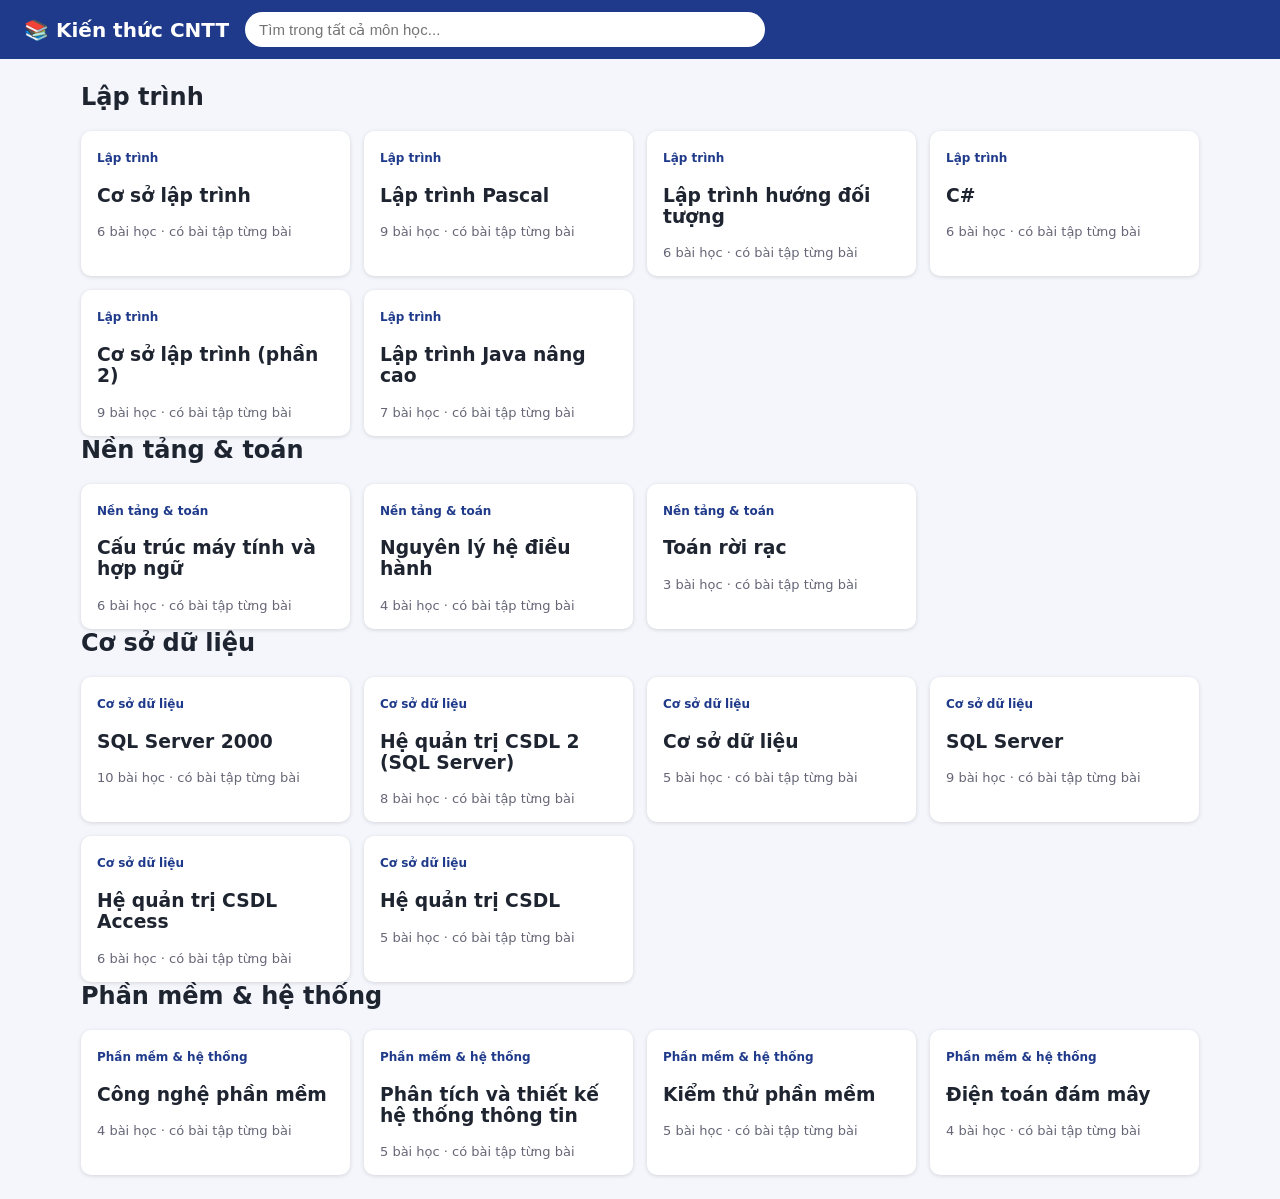
<file: index.html>
<!DOCTYPE html>
<html lang="vi">
<head>
<meta charset="UTF-8">
<meta name="viewport" content="width=device-width, initial-scale=1">
<title>Kiến thức CNTT</title>
<link rel="stylesheet" href="style.css">
</head>
<body>
<header>
  <a href="#/" class="logo">📚 Kiến thức CNTT</a>
  <input id="q" type="search" placeholder="Tìm trong tất cả môn học..." autocomplete="off">
</header>
<main id="app">Đang tải dữ liệu...</main>
<script src="script.js"></script>
</body>
</html>
</file>
<file: style.css>
*{box-sizing:border-box}body{margin:0;font-family:system-ui,Segoe UI,Arial,sans-serif;background:#f4f6fb;color:#1e2430}
header{position:sticky;top:0;display:flex;gap:16px;align-items:center;padding:12px 24px;background:#1f3a8a;color:#fff;z-index:5}
.logo{color:#fff;font-weight:700;font-size:20px;text-decoration:none;white-space:nowrap}
#q{flex:1;max-width:520px;padding:9px 14px;border:0;border-radius:20px;font-size:15px}
main{max-width:1150px;margin:24px auto;padding:0 16px}
.grid{display:grid;grid-template-columns:repeat(auto-fill,minmax(240px,1fr));gap:14px}
.card,.box{background:#fff;border-radius:10px;padding:16px;box-shadow:0 1px 4px #0002;color:inherit;text-decoration:none;display:block}
a.card:hover{transform:translateY(-2px);box-shadow:0 4px 10px #0003}
.tag{color:#1f3a8a;font-size:12px;font-weight:600}.muted{color:#667;font-size:13px}
.box{margin-bottom:14px}h2{margin-top:0}
.layout{display:grid;grid-template-columns:260px 1fr;gap:18px;align-items:start}
.side{position:sticky;top:70px;max-height:calc(100vh - 90px);overflow:auto}
.side a{display:block;padding:8px 10px;border-radius:6px;color:#1e2430;text-decoration:none;font-size:14px}
.side a:hover{background:#e8eefc}.side a.on{background:#1f3a8a;color:#fff}
.txt{white-space:pre-wrap;word-wrap:break-word;font-family:inherit;line-height:1.55;margin:0;font-size:15px}
.txt h4{margin:18px 0 4px;color:#1f3a8a;font-size:16px;white-space:normal}
.ans{display:none;background:#e8f7ec;padding:10px;border-radius:6px;margin-top:8px}
button,.btn{background:#1f3a8a;color:#fff;border:0;border-radius:6px;padding:6px 12px;cursor:pointer;text-decoration:none;font-size:14px;display:inline-block}
mark{background:#ffe066}.hit{display:block;padding:10px 0;border-bottom:1px solid #eee;color:inherit;text-decoration:none}
.back{display:inline-block;margin-bottom:12px;color:#1f3a8a}.nav{display:flex;justify-content:space-between;margin:14px 0}
iframe{width:100%;height:80vh;border:1px solid #ccd;border-radius:8px}
details{margin-bottom:12px}summary{cursor:pointer;font-weight:600}details a{display:block;font-size:14px;padding:2px 0;color:#1f3a8a}
@media(max-width:800px){.layout{grid-template-columns:1fr}.side{position:static;max-height:none}}
</file>
